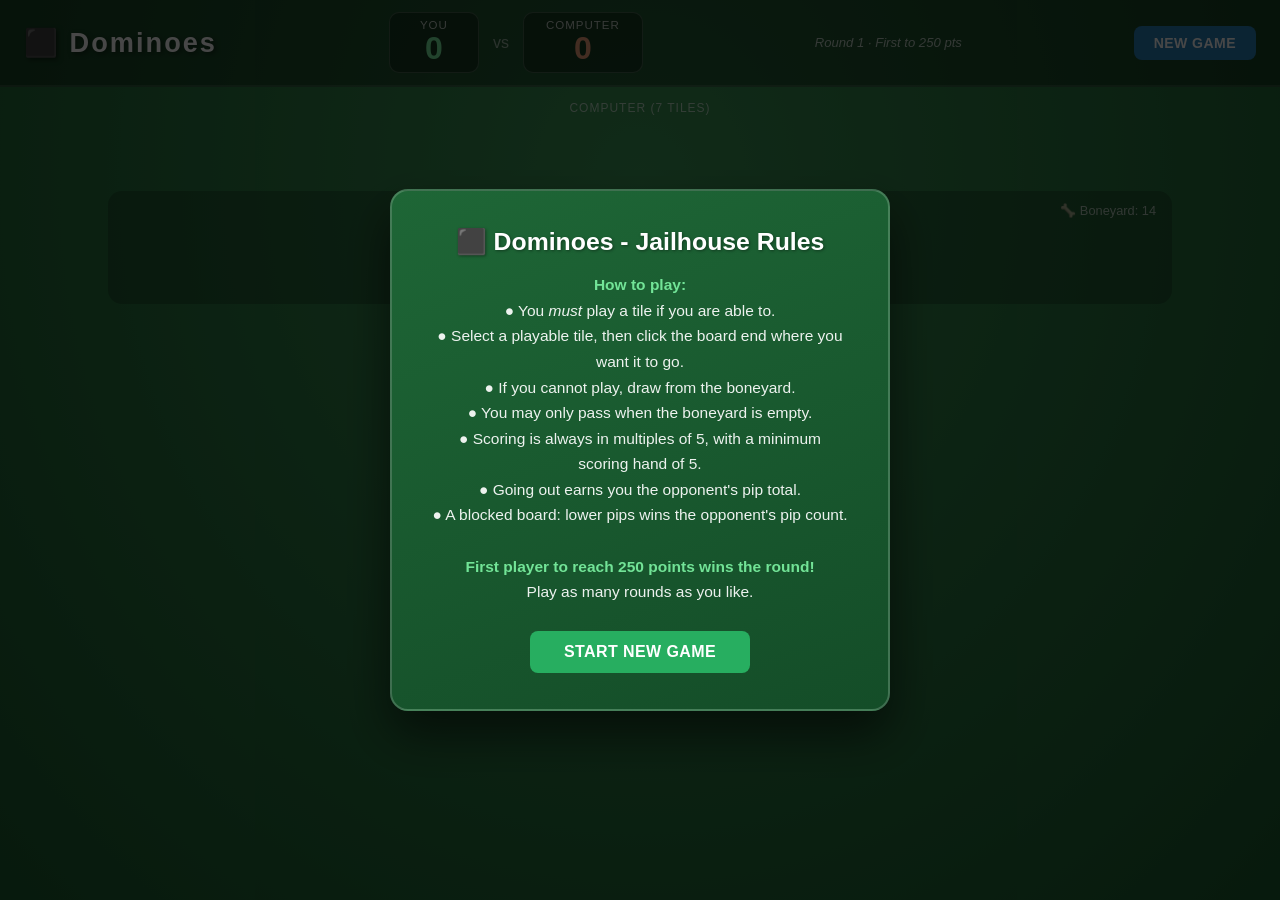
<file: index.html>
<!DOCTYPE html>
<html lang="en">
<head>
  <meta charset="UTF-8">
  <meta name="viewport" content="width=device-width, initial-scale=1.0">
  <title>Dominoes – Jailhouse Rules</title>
  <link rel="stylesheet" href="css/style.css">
</head>
<body>
  <div id="app">

    <!-- ── Header / Scoreboard ─────────────────────────────── -->
    <header>
      <h1>⬛ Dominoes</h1>

      <div id="scoreboard">
        <div class="score-box player-box">
          <span class="score-label">You</span>
          <span id="player-score" class="score-value">0</span>
        </div>
        <span class="score-sep">vs</span>
        <div class="score-box computer-box">
          <span class="score-label">Computer</span>
          <span id="computer-score" class="score-value">0</span>
        </div>
      </div>

      <div id="round-info">Round 1 · First to 250 pts</div>
      <button id="new-game-btn">New Game</button>
    </header>

    <!-- ── Main Game Area ─────────────────────────────────── -->
    <div id="game-area">

      <!-- Computer hand (face-down) -->
      <div id="computer-area" class="hand-area">
        <div class="area-label">
          Computer&nbsp;(<span id="computer-count">7</span>&nbsp;tiles)
        </div>
        <div id="computer-hand" class="hand"></div>
      </div>

      <!-- Board -->
      <div id="board-container">
        <div id="boneyard-display">
          🦴&nbsp;Boneyard:&nbsp;<span id="boneyard-count">14</span>
        </div>
        <div id="board-scroll">
          <div id="board"></div>
        </div>
      </div>

      <!-- Player hand (face-up) -->
      <div id="player-area" class="hand-area">
        <div class="area-label">Your Hand</div>
        <div id="player-hand" class="hand"></div>

        <div id="action-buttons">
          <button id="draw-btn"      disabled>Draw from Boneyard</button>
          <button id="pass-btn"      disabled>Pass</button>
          <button id="left-end-btn"  class="end-choice hidden">← Play Left&nbsp;(<span id="left-end-val">?</span>)</button>
          <button id="right-end-btn" class="end-choice hidden">Play Right&nbsp;(<span id="right-end-val">?</span>)&nbsp;→</button>
        </div>
      </div>

    </div><!-- /#game-area -->

    <!-- Message bar -->
    <div id="message-area">
      <div id="message" class="message"></div>
    </div>

  </div><!-- /#app -->

  <!-- ── Modal ──────────────────────────────────────────── -->
  <div id="modal-overlay" class="hidden">
    <div id="modal">
      <h2 id="modal-title"></h2>
      <div id="modal-body"></div>
      <div id="modal-buttons">
        <button id="modal-btn-primary"   class="modal-primary"></button>
        <button id="modal-btn-secondary" class="modal-secondary hidden"></button>
      </div>
    </div>
  </div>

  <script src="js/app.js"></script>
</body>
</html>
</file>
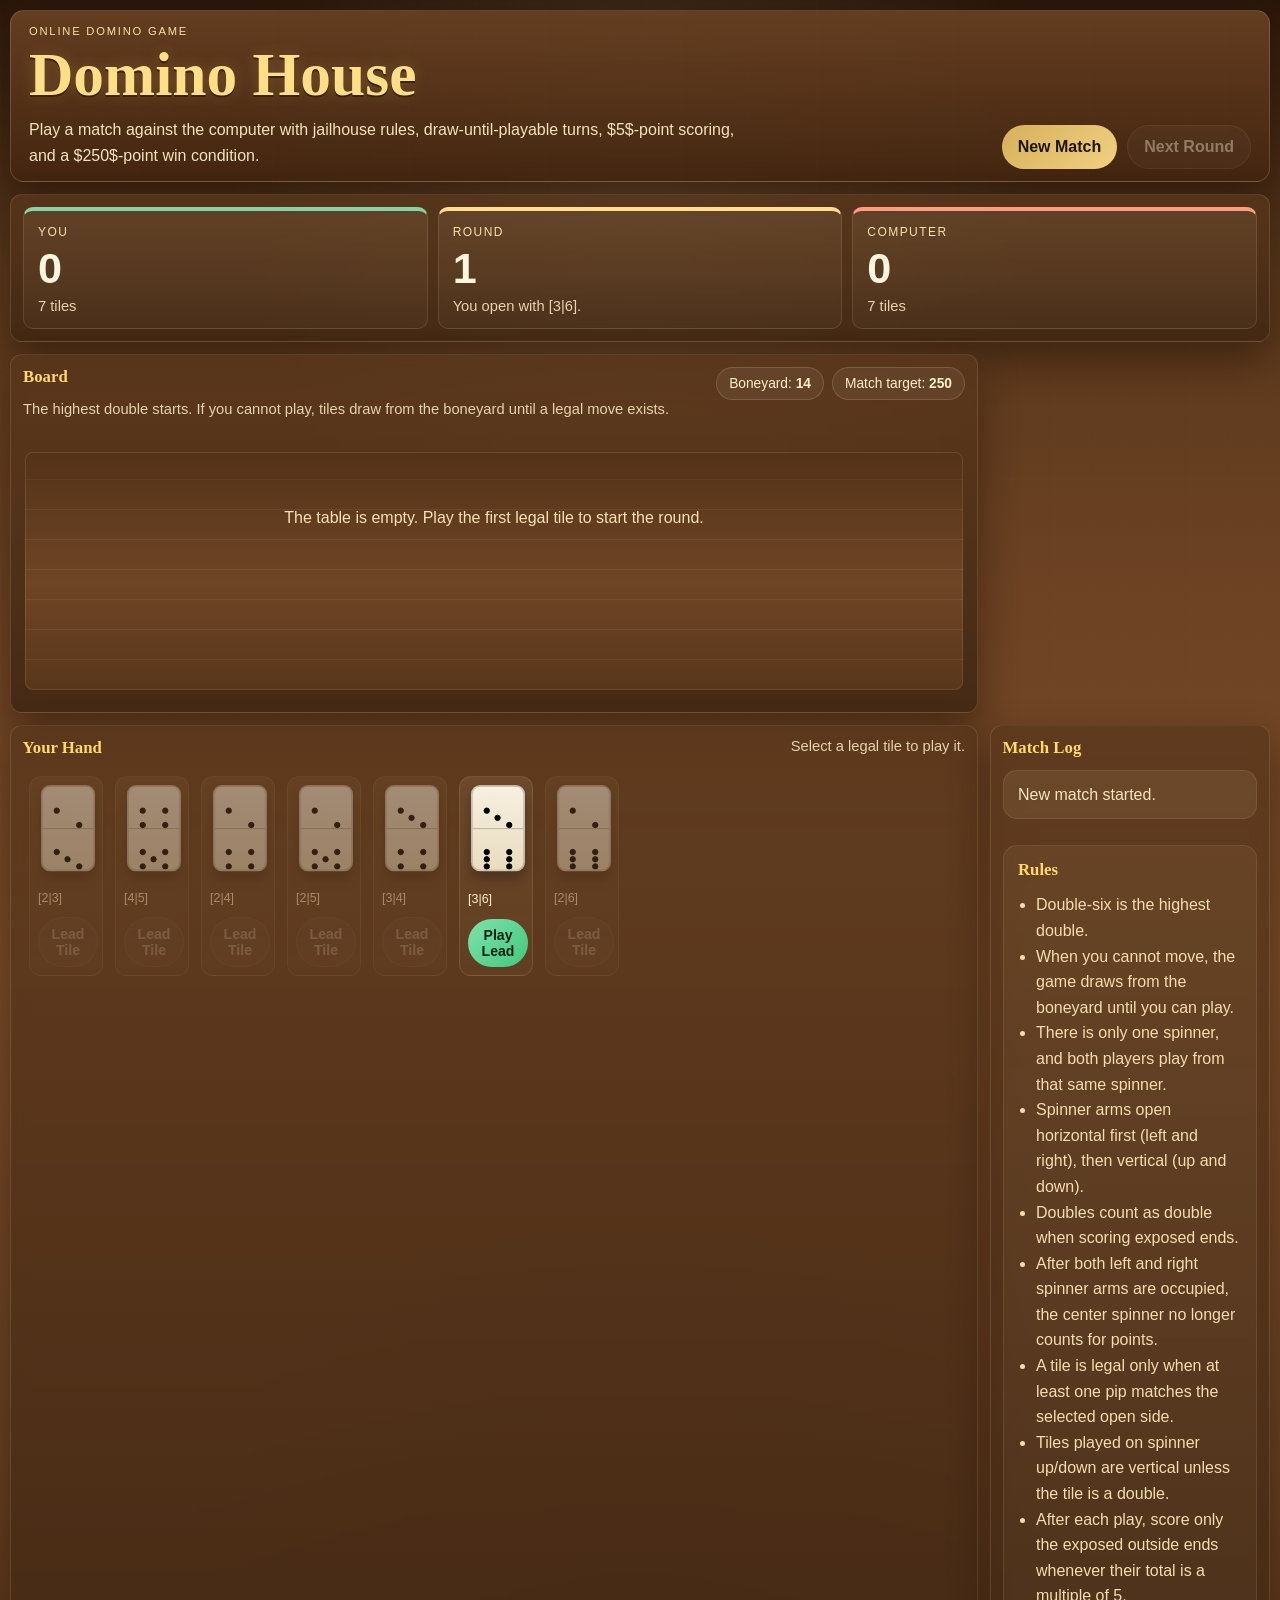
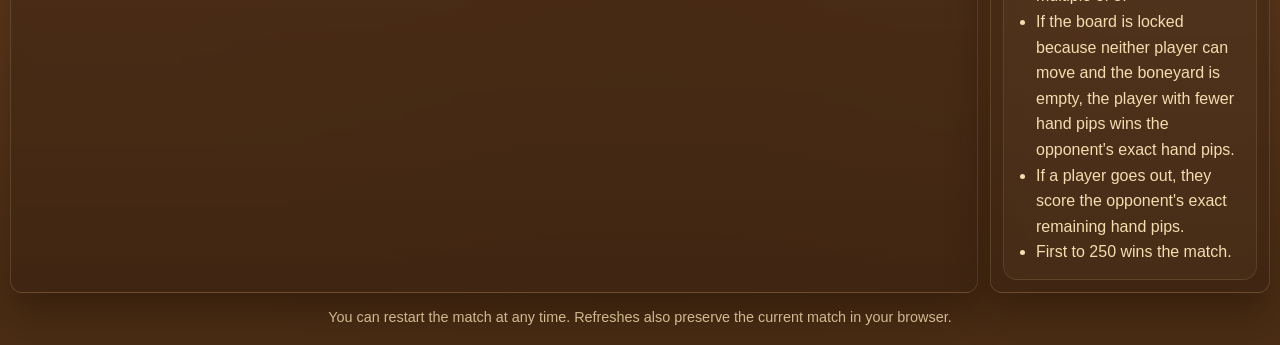
<file: domino.html>
<!DOCTYPE html>
<html lang="en">
<head>
    <meta charset="UTF-8">
    <meta name="viewport" content="width=device-width, initial-scale=1.0">
    <meta http-equiv="Cache-Control" content="no-cache, no-store, must-revalidate">
    <meta http-equiv="Pragma" content="no-cache">
    <meta http-equiv="Expires" content="0">
    <title>Domino House</title>
    <link rel="stylesheet" href="domino.css?v=20260628">
</head>
<body>
    <div class="page-shell">
        <header class="hero">
            <div>
                <p class="eyebrow">Online Domino Game</p>
                <h1>Domino House</h1>
                <p class="lede">Play a match against the computer with jailhouse rules, draw-until-playable turns, $5$-point scoring, and a $250$-point win condition.</p>
            </div>
            <div class="hero-actions">
                <button id="newMatchBtn" class="btn btn-primary">New Match</button>
                <button id="nextRoundBtn" class="btn btn-secondary" disabled>Next Round</button>
            </div>
        </header>

        <main class="layout">
            <section class="panel scoreboard">
                <div class="score-card human">
                    <span class="label">You</span>
                    <strong id="humanScore">0</strong>
                    <span id="humanHandCount" class="subtle">7 tiles</span>
                </div>
                <div class="score-card center">
                    <span class="label">Round</span>
                    <strong id="roundNumber">1</strong>
                    <span id="turnLabel" class="subtle">Dealing...</span>
                </div>
                <div class="score-card computer">
                    <span class="label">Computer</span>
                    <strong id="computerScore">0</strong>
                    <span id="computerHandCount" class="subtle">7 tiles</span>
                </div>
            </section>

            <section class="panel board-panel">
                <div class="panel-head">
                    <div>
                        <h2>Board</h2>
                        <p id="boardHint" class="subtle">The highest double starts. If you cannot play, tiles draw from the boneyard until a legal move exists.</p>
                    </div>
                    <div class="board-meta">
                        <span class="pill">Boneyard: <strong id="boneyardCount">0</strong></span>
                        <span class="pill">Match target: <strong>250</strong></span>
                    </div>
                </div>
                <div id="boardArea" class="board-area"></div>
            </section>

            <section class="panel hand-panel">
                <div class="panel-head">
                    <h2>Your Hand</h2>
                    <span id="handHelp" class="subtle">Select a legal tile to play it.</span>
                </div>
                <div id="handArea" class="hand-area"></div>
            </section>

            <aside class="panel side-panel">
                <section>
                    <div class="panel-head compact">
                        <h2>Match Log</h2>
                    </div>
                    <div id="logArea" class="log-area"></div>
                </section>

                <section class="rules-box">
                    <h3>Rules</h3>
                    <ul>
                        <li>Double-six is the highest double.</li>
                        <li>When you cannot move, the game draws from the boneyard until you can play.</li>
                        <li>There is only one spinner, and both players play from that same spinner.</li>
                        <li>Spinner arms open horizontal first (left and right), then vertical (up and down).</li>
                        <li>Doubles count as double when scoring exposed ends.</li>
                        <li>After both left and right spinner arms are occupied, the center spinner no longer counts for points.</li>
                        <li>A tile is legal only when at least one pip matches the selected open side.</li>
                        <li>Tiles played on spinner up/down are vertical unless the tile is a double.</li>
                        <li>After each play, score only the exposed outside ends whenever their total is a multiple of 5.</li>
                        <li>If the board is locked because neither player can move and the boneyard is empty, the player with fewer hand pips wins the opponent's exact hand pips.</li>
                        <li>If a player goes out, they score the opponent's exact remaining hand pips.</li>
                        <li>First to 250 wins the match.</li>
                    </ul>
                </section>
            </aside>
        </main>

        <footer class="footer-note">
            You can restart the match at any time. Refreshes also preserve the current match in your browser.
        </footer>
    </div>

    <div id="modal" class="modal hidden">
        <div class="modal-card">
            <h2 id="modalTitle">Resume saved match?</h2>
            <p id="modalText">A saved domino match was found in this browser.</p>
            <div class="modal-actions">
                <button id="resumeBtn" class="btn btn-primary">Resume</button>
                <button id="discardBtn" class="btn btn-secondary">Start New</button>
            </div>
        </div>
    </div>

    <script src="domino.js?v=20260628"></script>
</body>
</html>
</file>
<file: css/style.css>
/* ── Reset ──────────────────────────────────────────────────────────── */
*, *::before, *::after { box-sizing: border-box; margin: 0; padding: 0; }

/* ── Body / Table ───────────────────────────────────────────────────── */
body {
  background: #2a7a42;
  background-image: radial-gradient(ellipse at 50% 20%, #3d9958 0%, #1a5c2e 100%);
  min-height: 100vh;
  font-family: 'Segoe UI', Tahoma, Geneva, Verdana, sans-serif;
  color: #fff;
  overflow-x: hidden;
}

/* ── Header ─────────────────────────────────────────────────────────── */
header {
  display: flex;
  align-items: center;
  justify-content: space-between;
  flex-wrap: wrap;
  gap: 10px;
  padding: 12px 24px;
  background: rgba(0, 0, 0, 0.38);
  border-bottom: 2px solid rgba(255, 255, 255, 0.1);
}

h1 {
  font-size: 1.7rem;
  letter-spacing: 2px;
  text-shadow: 2px 2px 5px rgba(0,0,0,0.5);
  white-space: nowrap;
}

/* ── Scoreboard ─────────────────────────────────────────────────────── */
#scoreboard {
  display: flex;
  align-items: center;
  gap: 14px;
}

.score-box {
  display: flex;
  flex-direction: column;
  align-items: center;
  background: rgba(0, 0, 0, 0.3);
  border: 1px solid rgba(255,255,255,0.2);
  border-radius: 10px;
  padding: 6px 22px;
  min-width: 90px;
}

.score-label {
  font-size: 0.72rem;
  text-transform: uppercase;
  letter-spacing: 1px;
  opacity: 0.75;
}

.score-value {
  font-size: 2rem;
  font-weight: 700;
  line-height: 1.1;
}

.player-box  .score-value { color: #7af0a0; }
.computer-box .score-value { color: #f0a07a; }

.score-sep {
  font-size: 1rem;
  opacity: 0.55;
}

#round-info {
  font-size: 0.82rem;
  opacity: 0.7;
  font-style: italic;
  white-space: nowrap;
}

/* ── Buttons (shared base) ───────────────────────────────────────────── */
button {
  padding: 9px 20px;
  border: none;
  border-radius: 8px;
  font-size: 0.88rem;
  font-weight: 700;
  cursor: pointer;
  text-transform: uppercase;
  letter-spacing: 0.4px;
  transition: background 0.15s, transform 0.12s, opacity 0.15s;
}
button:disabled {
  opacity: 0.35;
  cursor: not-allowed;
  transform: none !important;
}

#new-game-btn {
  background: #2980b9;
  color: #fff;
}
#new-game-btn:hover { background: #1f618d; transform: translateY(-1px); }

/* ── Game Area Layout ────────────────────────────────────────────────── */
#game-area {
  display: flex;
  flex-direction: column;
  gap: 14px;
  padding: 14px 18px;
  max-width: 1100px;
  margin: 0 auto;
}

/* ── Hand Areas ──────────────────────────────────────────────────────── */
.hand-area {
  text-align: center;
}

.area-label {
  font-size: 0.75rem;
  text-transform: uppercase;
  letter-spacing: 1px;
  opacity: 0.65;
  margin-bottom: 6px;
}

.hand {
  display: flex;
  flex-wrap: wrap;
  gap: 8px;
  justify-content: center;
  min-height: 56px;
  padding: 6px 4px;
}

/* ── Board ───────────────────────────────────────────────────────────── */
#board-container {
  background: rgba(0, 0, 0, 0.22);
  border-radius: 14px;
  padding: 12px 16px;
  min-height: 100px;
  display: flex;
  flex-direction: column;
  align-items: stretch;
}

#boneyard-display {
  font-size: 0.8rem;
  opacity: 0.65;
  text-align: right;
  margin-bottom: 8px;
}

#board-scroll {
  overflow-x: auto;
  padding-bottom: 6px;
}

#board {
  display: flex;
  flex-wrap: nowrap;
  gap: 8px;
  align-items: center;
  min-height: 60px;
  padding: 4px 2px;
}

.board-empty {
  opacity: 0.35;
  font-style: italic;
  font-size: 0.9rem;
  padding: 16px;
  display: block;
}

/* End-of-chain controls inside the board row */
.board-drop-zone {
  flex-shrink: 0;
  min-width: 104px;
  padding: 10px 12px;
  border: 2px dashed rgba(255,255,255,0.22);
  border-radius: 12px;
  background: rgba(255,255,255,0.08);
  color: rgba(255,255,255,0.7);
  text-transform: none;
  letter-spacing: 0;
  font-size: 0.82rem;
  font-weight: 700;
  white-space: nowrap;
}
.board-drop-zone.active {
  border-color: rgba(255, 215, 0, 0.92);
  background: rgba(255, 215, 0, 0.2);
  color: #fff7c2;
  animation: glow 0.9s ease-in-out infinite alternate;
}
.board-drop-zone.hovered,
.board-drop-zone:hover:not(:disabled) {
  transform: translateY(-2px);
  background: rgba(255, 215, 0, 0.3);
}
@keyframes glow {
  from { box-shadow: 0 0 4px gold; }
  to   { box-shadow: 0 0 14px gold; }
}

/* ── Domino Tiles ────────────────────────────────────────────────────── */
.domino {
  display: inline-flex;
  align-items: center;
  flex-shrink: 0;
  background: #fffff0;  /* ivory */
  border: 2px solid #2a2a2a;
  border-radius: 7px;
  box-shadow: 2px 3px 6px rgba(0,0,0,0.45);
  transition: transform 0.13s, box-shadow 0.13s;
  position: relative;
  user-select: none;
}

/* Doubles get a subtle gold outline on the board */
#board .domino.double {
  border-color: #b8860b;
}

/* Tiles in player's hand that can be played */
.domino.playable {
  cursor: pointer;
  border-color: #4dabf7;
  box-shadow: 0 0 8px rgba(77, 171, 247, 0.65), 2px 3px 6px rgba(0,0,0,0.4);
}
.domino.playable:hover {
  transform: translateY(-5px);
  box-shadow: 0 0 14px rgba(77, 171, 247, 0.9), 2px 8px 12px rgba(0,0,0,0.4);
}

/* Tile selected awaiting end-choice */
.domino.selected {
  border-color: gold;
  box-shadow: 0 0 14px rgba(255,215,0,0.8), 2px 3px 6px rgba(0,0,0,0.4);
  transform: translateY(-5px);
}

.domino.preview {
  opacity: 0.72;
  border-style: dashed;
  border-color: rgba(255, 215, 0, 0.95);
  box-shadow: 0 0 14px rgba(255,215,0,0.4);
}

/* Computer's face-down tiles */
.domino.face-down {
  background: #1a4d8f;
  border-color: #0d3066;
  cursor: default;
}

/* ── Tile Half & Pip Grid ────────────────────────────────────────────── */
.domino-half {
  width: 38px;
  height: 38px;
  display: flex;
  align-items: center;
  justify-content: center;
}

.pip-grid {
  display: grid;
  grid-template-columns: repeat(3, 1fr);
  grid-template-rows: repeat(3, 1fr);
  width: 34px;
  height: 34px;
  gap: 1px;
}

.pip-cell {
  display: flex;
  align-items: center;
  justify-content: center;
}

.pip {
  width: 8px;
  height: 8px;
  background: #1e1e1e;
  border-radius: 50%;
  box-shadow: inset 0 1px 2px rgba(255,255,255,0.15);
}

/* Divider line between the two halves */
.domino-divider {
  width: 2px;
  height: 28px;
  background: #444;
  flex-shrink: 0;
  margin: 0 1px;
}

/* Doubles are rendered vertically (perpendicular to the chain) */
.domino.domino-vertical {
  flex-direction: column;
}

.domino.domino-vertical .domino-divider {
  width: 28px;
  height: 2px;
  margin: 1px 0;
}

/* Back pattern for face-down tiles */
.domino-back {
  width: 80px;
  height: 38px;
  background: repeating-linear-gradient(
    45deg,
    #1a4d8f 0px,
    #1a4d8f 5px,
    #0d3066 5px,
    #0d3066 10px
  );
  border-radius: 4px;
}

/* ── Action Buttons ──────────────────────────────────────────────────── */
#action-buttons {
  display: flex;
  flex-wrap: wrap;
  gap: 10px;
  justify-content: center;
  margin-top: 12px;
}

#draw-btn {
  background: #e67e22;
  color: #fff;
}
#draw-btn:hover:not(:disabled) { background: #ca6f1e; transform: translateY(-2px); }

#pass-btn {
  background: #7f8c8d;
  color: #fff;
}
#pass-btn:hover:not(:disabled) { background: #626567; transform: translateY(-2px); }

.end-choice {
  background: #d4ac0d;
  color: #1a1a1a;
  animation: glow-gold 0.8s ease-in-out infinite alternate;
}
.end-choice:hover:not(:disabled) { background: #b7950b; transform: translateY(-2px); }
@keyframes glow-gold {
  from { box-shadow: 0 0 4px rgba(212,172,13,0.5); }
  to   { box-shadow: 0 0 16px rgba(212,172,13,0.9); }
}

/* ── Message Bar ─────────────────────────────────────────────────────── */
#message-area {
  text-align: center;
  min-height: 36px;
  padding: 6px 16px;
}

.message {
  display: inline-block;
  padding: 6px 20px;
  border-radius: 20px;
  font-size: 0.9rem;
  min-height: 28px;
}
.message.info { background: rgba(52, 152, 219, 0.28); }
.message.warn { background: rgba(231, 76, 60,  0.28); }

/* ── Modal ───────────────────────────────────────────────────────────── */
#modal-overlay {
  position: fixed;
  inset: 0;
  background: rgba(0, 0, 0, 0.72);
  display: flex;
  align-items: center;
  justify-content: center;
  z-index: 1000;
}
#modal-overlay.hidden { display: none; }

#modal {
  background: linear-gradient(160deg, #1e6636, #144d28);
  border: 2px solid rgba(255, 255, 255, 0.18);
  border-radius: 18px;
  padding: 36px 40px;
  max-width: 500px;
  width: 92%;
  text-align: center;
  box-shadow: 0 24px 48px rgba(0,0,0,0.55);
}

#modal-title {
  font-size: 1.55rem;
  margin-bottom: 16px;
  text-shadow: 1px 1px 3px rgba(0,0,0,0.4);
}

#modal-body {
  font-size: 0.97rem;
  line-height: 1.65;
  opacity: 0.92;
  margin-bottom: 26px;
}
#modal-body strong { color: #7af0a0; }

#modal-buttons {
  display: flex;
  flex-wrap: wrap;
  gap: 12px;
  justify-content: center;
}

.modal-primary {
  background: #27ae60;
  color: #fff;
  padding: 12px 34px;
  font-size: 1rem;
}
.modal-primary:hover { background: #1e8449; transform: translateY(-2px); }

.modal-secondary {
  background: #c0392b;
  color: #fff;
  padding: 12px 34px;
  font-size: 1rem;
}
.modal-secondary:hover { background: #a93226; transform: translateY(-2px); }

/* ── Utilities ───────────────────────────────────────────────────────── */
.hidden { display: none !important; }

/* ── Responsive ──────────────────────────────────────────────────────── */
@media (max-width: 540px) {
  header {
    flex-direction: column;
    align-items: flex-start;
    padding: 10px 14px;
    gap: 8px;
  }
  h1 { font-size: 1.3rem; }

  .domino-half { width: 30px; height: 30px; }
  .pip-grid     { width: 26px; height: 26px; }
  .pip          { width: 6px;  height: 6px; }
  .domino-back  { width: 62px; height: 30px; }
  .domino-divider { height: 22px; }

  #game-area { padding: 10px 10px; gap: 10px; }
}
</file>
<file: domino.css>
:root {
    --wood-dark: #4a2d14;
    --wood-mid: #6a4322;
    --wood-light: #8a5831;
    --panel: rgba(78, 47, 22, 0.84);
    --panel-2: rgba(99, 63, 33, 0.88);
    --text: #fff6df;
    --muted: #e7d3ac;
    --line: rgba(255, 227, 177, 0.18);
    --primary: #d7b15a;
    --primary-2: #f0d082;
    --accent: #ffe3a3;
    --danger: #ff9c82;
    --success: #a6e3a1;
    --shadow: 0 18px 40px rgba(25, 12, 3, 0.45);
    --radius: 20px;
    --radius-sm: 14px;
    --tile-w: 60px;
    --tile-h: 96px;
    font-synthesis: none;
}

* { box-sizing: border-box; }
html, body { min-height: 100%; }
body {
    margin: 0;
    font-family: "Trebuchet MS", "Segoe UI", sans-serif;
    color: var(--text);
    background:
    radial-gradient(circle at 50% 10%, rgba(255, 230, 180, 0.12), transparent 22%),
    radial-gradient(circle at 50% 85%, rgba(51, 30, 11, 0.18), transparent 26%),
    linear-gradient(180deg, #2b170a 0%, #5a381c 14%, #6c4223 30%, #7a4c29 50%, #6a4123 72%, #4a2d14 100%);
}

body::before {
    content: "";
    position: fixed;
    inset: 0;
    pointer-events: none;
    background:
        repeating-linear-gradient(90deg, rgba(255,255,255,0.03) 0 1px, transparent 1px 34px),
        repeating-linear-gradient(0deg, rgba(255,255,255,0.022) 0 2px, transparent 2px 70px);
    opacity: 0.35;
    mix-blend-mode: soft-light;
}

button, input { font: inherit; }

.hidden { display: none !important; }
.subtle { color: var(--muted); font-size: 0.92rem; }

.page-shell {
    width: min(1360px, calc(100vw - 20px));
    margin: 0 auto;
    padding: 10px 0 20px;
}

.hero {
    display: flex;
    justify-content: space-between;
    gap: 20px;
    align-items: end;
    padding: 14px 18px 12px;
    background: linear-gradient(180deg, rgba(107, 66, 35, 0.88), rgba(66, 37, 16, 0.92));
    border: 1px solid rgba(255, 226, 169, 0.18);
    border-radius: 14px;
    box-shadow: var(--shadow);
}

.eyebrow {
    margin: 0 0 8px;
    text-transform: uppercase;
    letter-spacing: 0.16em;
    color: #f8e2a4;
    font-size: 0.7rem;
}

.hero h1 {
    margin: 0;
    font-family: Georgia, "Times New Roman", serif;
    font-size: clamp(2.2rem, 4.8vw, 4rem);
    line-height: 0.95;
    color: #ffde88;
    text-shadow: 0 2px 0 rgba(53, 31, 10, 0.9), 0 0 16px rgba(255, 221, 123, 0.18);
}

.lede {
    max-width: 720px;
    margin: 14px 0 0;
    color: #f5e3bf;
    line-height: 1.6;
}

.hero-actions {
    display: flex;
    gap: 10px;
    flex-wrap: wrap;
    justify-content: flex-end;
}

.layout {
    display: grid;
    grid-template-columns: minmax(0, 1fr) 280px;
    gap: 12px;
    margin-top: 12px;
}

.panel {
    background: linear-gradient(180deg, rgba(90, 55, 28, 0.76), rgba(62, 37, 18, 0.84));
    border: 1px solid rgba(255, 222, 168, 0.14);
    border-radius: 12px;
    box-shadow: var(--shadow);
    backdrop-filter: blur(8px);
}

.scoreboard {
    grid-column: 1 / -1;
    display: grid;
    grid-template-columns: repeat(3, minmax(0, 1fr));
    gap: 10px;
    padding: 12px;
}

.score-card {
    padding: 14px;
    border-radius: 10px;
    background: linear-gradient(180deg, rgba(255, 237, 191, 0.08), rgba(255, 237, 191, 0.03));
    border: 1px solid rgba(255, 232, 177, 0.12);
    display: grid;
    gap: 8px;
    min-height: 98px;
}

.score-card strong {
    font-size: clamp(1.8rem, 4vw, 2.7rem);
    line-height: 1;
}

.score-card.human { border-top: 4px solid #84d3a0; }
.score-card.center { border-top: 4px solid #ffdd8b; }
.score-card.computer { border-top: 4px solid #ff9b7f; }

.label {
    text-transform: uppercase;
    letter-spacing: 0.12em;
    color: #f8e1ac;
    font-size: 0.75rem;
}

.panel-head {
    display: flex;
    justify-content: space-between;
    align-items: start;
    gap: 12px;
    padding: 12px 12px 0;
}

.panel-head.compact { padding-bottom: 12px; }

.panel-head h2, .rules-box h3 {
    margin: 0;
    font-size: 1.05rem;
    font-family: Georgia, "Times New Roman", serif;
    color: #ffd96b;
}

.board-panel, .hand-panel, .side-panel {
    overflow: hidden;
}

.board-panel { grid-column: 1; }
.hand-panel { grid-column: 1; }
.side-panel {
    grid-column: 2;
    display: grid;
    gap: 14px;
    align-content: start;
    padding-bottom: 12px;
}

.board-meta {
    display: flex;
    gap: 8px;
    flex-wrap: wrap;
    justify-content: flex-end;
}

.pill {
    padding: 8px 12px;
    border-radius: 999px;
    border: 1px solid rgba(255, 232, 177, 0.16);
    background: rgba(255,255,255,0.06);
    color: #fff0c8;
    font-size: 0.86rem;
}

.board-area {
    --board-tile-scale: 1;
    --board-tile-w: calc(var(--tile-w) * var(--board-tile-scale));
    --board-tile-h: calc(var(--tile-h) * var(--board-tile-scale));
    min-height: clamp(190px, 35vh, 280px);
    padding: 12px 14px 14px;
    display: grid;
    place-items: center;
}

.board-stage {
    width: 100%;
    min-height: clamp(160px, 30vh, 238px);
    border-radius: 8px;
    border: 1px solid rgba(255, 225, 172, 0.12);
    background:
        repeating-linear-gradient(0deg, rgba(73, 44, 20, 0.18) 0 29px, rgba(255,255,255,0.03) 29px 30px),
        linear-gradient(180deg, rgba(86, 53, 27, 0.94), rgba(122, 79, 43, 0.94) 55%, rgba(94, 58, 30, 0.96));
    padding: 14px;
    display: grid;
    gap: 12px;
}

.board-ends {
    display: flex;
    justify-content: center;
    gap: 14px;
    flex-wrap: wrap;
}

.end-chip {
    min-width: 140px;
    text-align: center;
    padding: 10px 14px;
    border-radius: 999px;
    background: linear-gradient(180deg, rgba(255, 235, 183, 0.16), rgba(88, 54, 28, 0.66));
    border: 1px solid rgba(255, 229, 172, 0.18);
    color: #fff2d0;
}

.board-track {
    display: flex;
    gap: 8px;
    flex-wrap: nowrap;
    justify-content: center;
    align-items: center;
    width: max-content;
    min-width: 100%;
}

.board-track-spinner {
    width: 100%;
}

.spinner-layout {
    display: flex;
    gap: 12px;
    justify-content: center;
    align-items: center;
    width: 100%;
}

.spinner-cross {
    display: grid;
    grid-template-columns: auto auto auto;
    grid-template-rows: auto auto auto;
    gap: 4px;
    justify-content: center;
    align-items: center;
}

.spinner-center {
    grid-column: 2;
    grid-row: 2;
    display: grid;
    place-items: center;
}

.spinner-arm {
    display: flex;
    gap: 0;
    align-items: center;
    justify-content: center;
    min-width: 70px;
    min-height: 70px;
}

.spinner-arm-up {
    grid-column: 2;
    grid-row: 1;
    flex-direction: column-reverse;
}

.spinner-arm-right {
    grid-column: 3;
    grid-row: 2;
    flex-direction: row;
}

.spinner-arm-down {
    grid-column: 2;
    grid-row: 3;
    flex-direction: column;
}

.spinner-arm-left {
    grid-column: 1;
    grid-row: 2;
    flex-direction: row-reverse;
}

.spinner-history {
    display: flex;
    gap: 6px;
    align-items: center;
    flex-wrap: nowrap;
    overflow-x: auto;
    max-width: 40%;
    padding: 2px 0;
}

.spinner-history-left {
    justify-content: flex-end;
}

.spinner-history-right {
    justify-content: flex-start;
}

.spinner-history-domino {
    transform: scale(0.82);
    transform-origin: center center;
}


.board-empty {
    color: #f8e2b6;
    text-align: center;
    padding: 42px 12px;
}

.domino {
    width: var(--tile-w);
    height: var(--tile-h);
    border-radius: 10px;
    background: linear-gradient(180deg, #f6f0df, #e9dcc0);
    color: #111827;
    border: 2px solid rgba(62, 39, 20, 0.22);
    box-shadow: 0 8px 14px rgba(0,0,0,0.28);
    position: relative;
    display: grid;
    place-items: center;
    overflow: hidden;
}

.domino::before {
    content: "";
    position: absolute;
    inset: 50% 0 auto;
    height: 1px;
    background: rgba(77, 55, 31, 0.35);
}

.domino-half {
    width: 100%;
    height: 50%;
    display: grid;
    place-items: center;
}

.pip-grid {
    width: 100%;
    height: 100%;
    padding: clamp(4px, 20%, 13px) clamp(4px, 19%, 12px);
    display: grid;
    grid-template-columns: repeat(3, 1fr);
    grid-template-rows: repeat(3, 1fr);
    gap: clamp(1px, 6%, 3px) clamp(1px, 6%, 3px);
    place-items: center;
}

.pip {
    --pip-dot-size: clamp(4px, calc(7px * var(--board-tile-scale, 1)), 7px);
    width: var(--pip-dot-size);
    height: var(--pip-dot-size);
    box-sizing: border-box;
    border-radius: 50%;
    background: transparent;
}

.pip.filled {
    background: #000000;
    border: 1px solid #000000;
    box-shadow: none;
}

.pip.empty {
    opacity: 0;
}

.domino-horizontal {
    width: var(--tile-h);
    height: var(--tile-w);
    display: flex;
    align-items: stretch;
}

.domino-horizontal::before {
    inset: 0 auto 0 50%;
    width: 1px;
    height: auto;
}

.domino-horizontal .domino-half {
    width: 50%;
    height: 100%;
}

.pip-tl { grid-column: 1; grid-row: 1; }
.pip-t { grid-column: 2; grid-row: 1; }
.pip-tr { grid-column: 3; grid-row: 1; }
.pip-ml { grid-column: 1; grid-row: 2; }
.pip-c  { grid-column: 2; grid-row: 2; }
.pip-mr { grid-column: 3; grid-row: 2; }
.pip-bl { grid-column: 1; grid-row: 3; }
.pip-b  { grid-column: 2; grid-row: 3; }
.pip-br { grid-column: 3; grid-row: 3; }

.hand-area {
    padding: 18px;
    display: flex;
    gap: 12px;
    flex-wrap: wrap;
    align-items: stretch;
}

.tile-card {
    width: calc(var(--tile-w) + 14px);
    border-radius: 12px;
    background: linear-gradient(180deg, rgba(255, 234, 181, 0.09), rgba(255, 234, 181, 0.03));
    border: 1px solid rgba(255, 230, 173, 0.12);
    padding: 8px;
    display: grid;
    gap: 10px;
}

.tile-card.disabled {
    opacity: 0.45;
}

.tile-actions {
    display: flex;
    gap: 6px;
    flex-wrap: wrap;
}

.tile-label {
    font-size: 0.78rem;
    color: #fff0c8;
    min-height: 1rem;
}

.mini-domino {
    transform: scale(0.9);
    transform-origin: center top;
}

.btn {
    border: 0;
    border-radius: 999px;
    padding: 12px 16px;
    font-weight: 700;
    cursor: pointer;
    transition: transform 0.12s ease, filter 0.12s ease, opacity 0.12s ease;
}

.btn:hover { transform: translateY(-1px); }
.btn:disabled { opacity: 0.4; cursor: not-allowed; transform: none; }
.btn-primary { background: linear-gradient(135deg, var(--primary), var(--primary-2)); color: #201300; }
.btn-secondary { background: rgba(255,255,255,0.08); color: var(--text); border: 1px solid var(--line); }
.btn-success { background: linear-gradient(135deg, #7ce4aa, #44c77e); color: #072012; }
.btn-danger { background: linear-gradient(135deg, #ff8d98, #ef6b73); color: #22070a; }
.btn-small { padding: 8px 12px; font-size: 0.88rem; }

.log-area {
    padding: 0 12px 12px;
    display: grid;
    gap: 10px;
    max-height: 360px;
    overflow: auto;
}

.log-item {
    padding: 12px 14px;
    border-radius: 14px;
    background: rgba(255, 234, 181, 0.08);
    border: 1px solid rgba(255, 232, 177, 0.1);
    color: #f8e5bf;
    line-height: 1.45;
}

.log-item strong { color: var(--text); }

.rules-box {
    margin: 0 12px 0;
    padding: 14px;
    border-radius: 14px;
    background: linear-gradient(180deg, rgba(255, 234, 181, 0.06), rgba(255, 234, 181, 0.03));
    border: 1px solid rgba(255, 232, 177, 0.1);
}

.rules-box ul {
    margin: 12px 0 0 18px;
    padding: 0;
    color: #f4ddb0;
    line-height: 1.6;
}

.footer-note {
    margin-top: 16px;
    padding: 0 4px;
    color: #f4ddb0;
    font-size: 0.9rem;
    text-align: center;
}

.modal {
    position: fixed;
    inset: 0;
    display: grid;
    place-items: center;
    background: rgba(36, 21, 9, 0.74);
    z-index: 40;
}

.modal-card {
    width: min(460px, calc(100vw - 24px));
    background: linear-gradient(180deg, rgba(120, 76, 40, 0.98), rgba(74, 45, 22, 0.98));
    border-radius: 24px;
    border: 1px solid rgba(255, 232, 177, 0.14);
    box-shadow: var(--shadow);
    padding: 24px;
}

.modal-card h2 { margin: 0 0 10px; }
.modal-card p { margin: 0; color: #f4ddb0; line-height: 1.6; }

.modal-actions {
    display: flex;
    gap: 10px;
    margin-top: 18px;
    justify-content: flex-end;
    flex-wrap: wrap;
}

@media (max-width: 1080px) {
    .layout { grid-template-columns: 1fr; }
    .scoreboard, .board-panel, .hand-panel, .side-panel { grid-column: 1; }
    .side-panel { padding-bottom: 12px; }
}

@media (max-width: 720px) {
    :root { --tile-w: 54px; --tile-h: 88px; }
    .page-shell { width: min(100vw - 12px, 100%); padding-top: 8px; }
    .hero, .scoreboard { padding: 12px; }
    .hero { align-items: start; flex-direction: column; }
    .scoreboard { grid-template-columns: 1fr; }
    .panel-head { flex-direction: column; }
    .board-meta { justify-content: start; }
    .hand-area { padding: 12px; }
    .board-area { padding: 12px; }
    .log-area { max-height: 300px; }
}

.board-area .domino {
    width: var(--board-tile-w);
    height: var(--board-tile-h);
}

.board-area .domino-horizontal {
    width: var(--board-tile-h);
    height: var(--board-tile-w);
}
</file>
